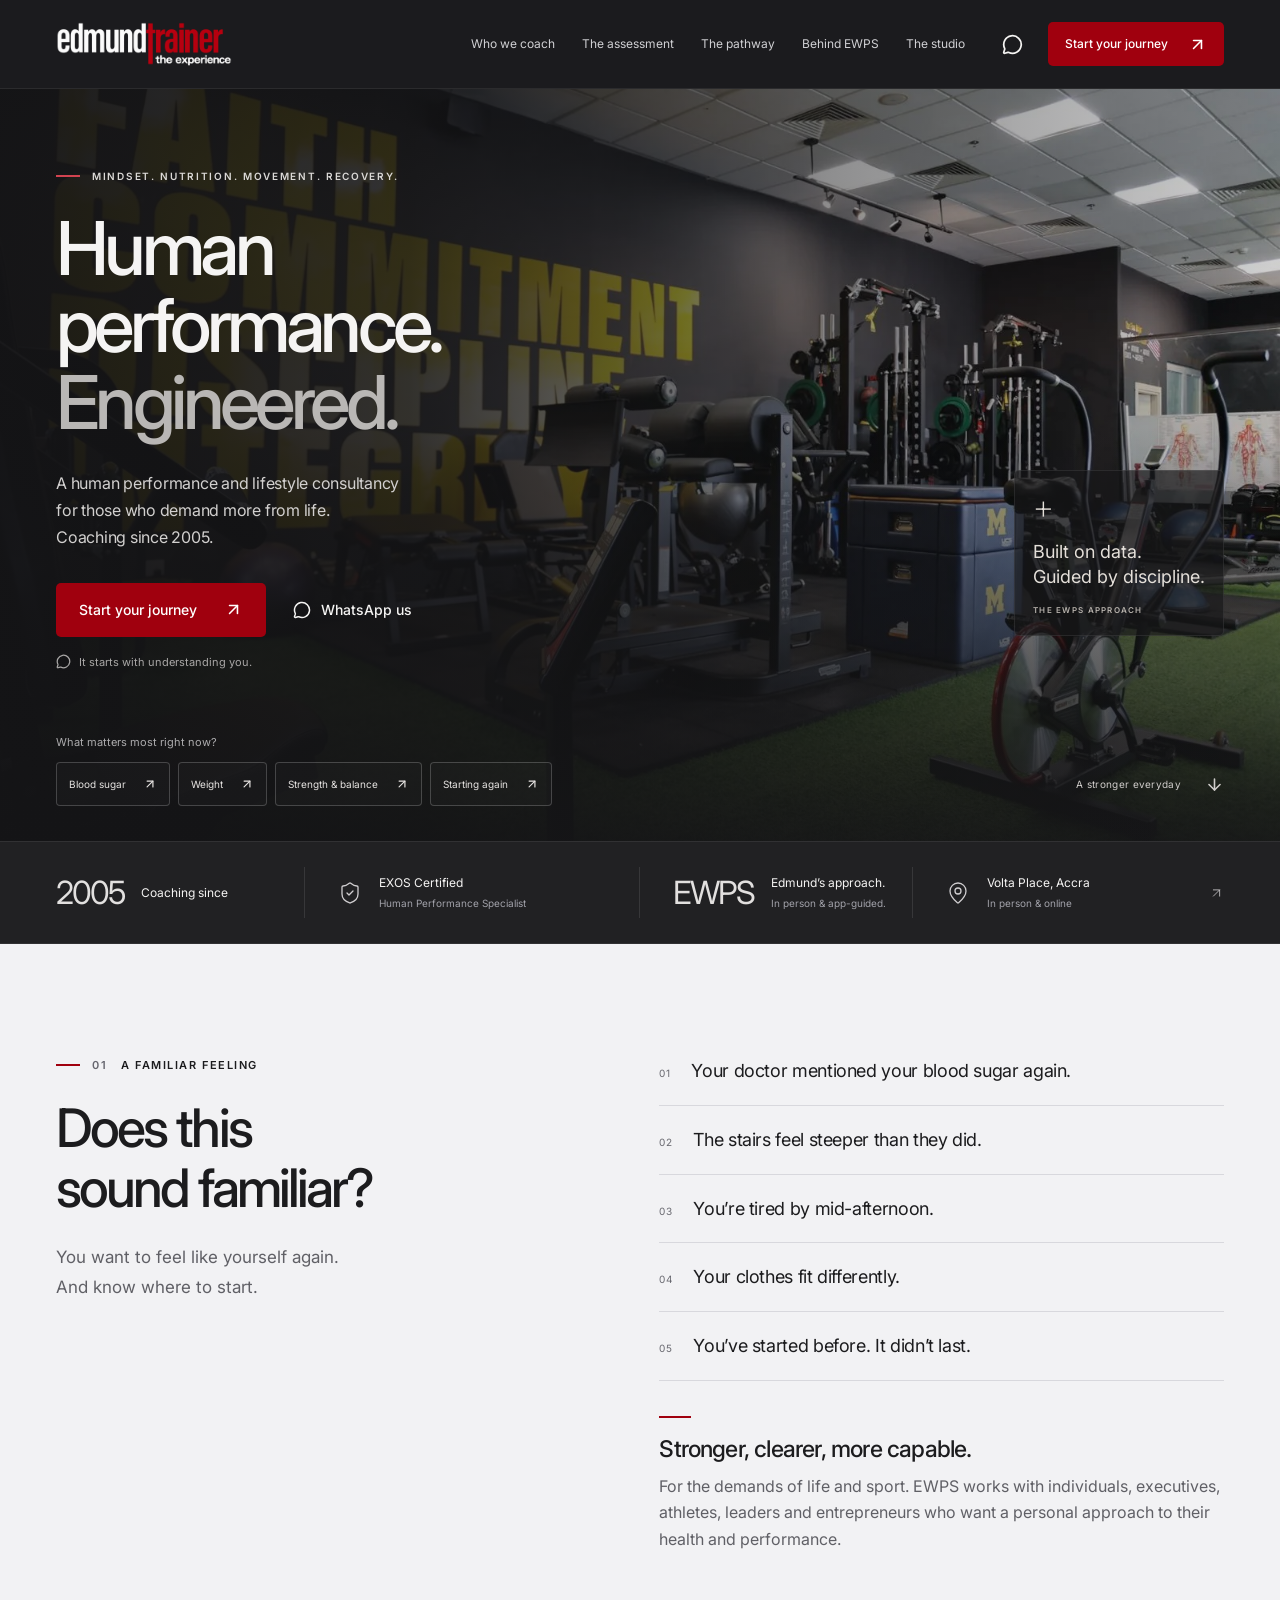
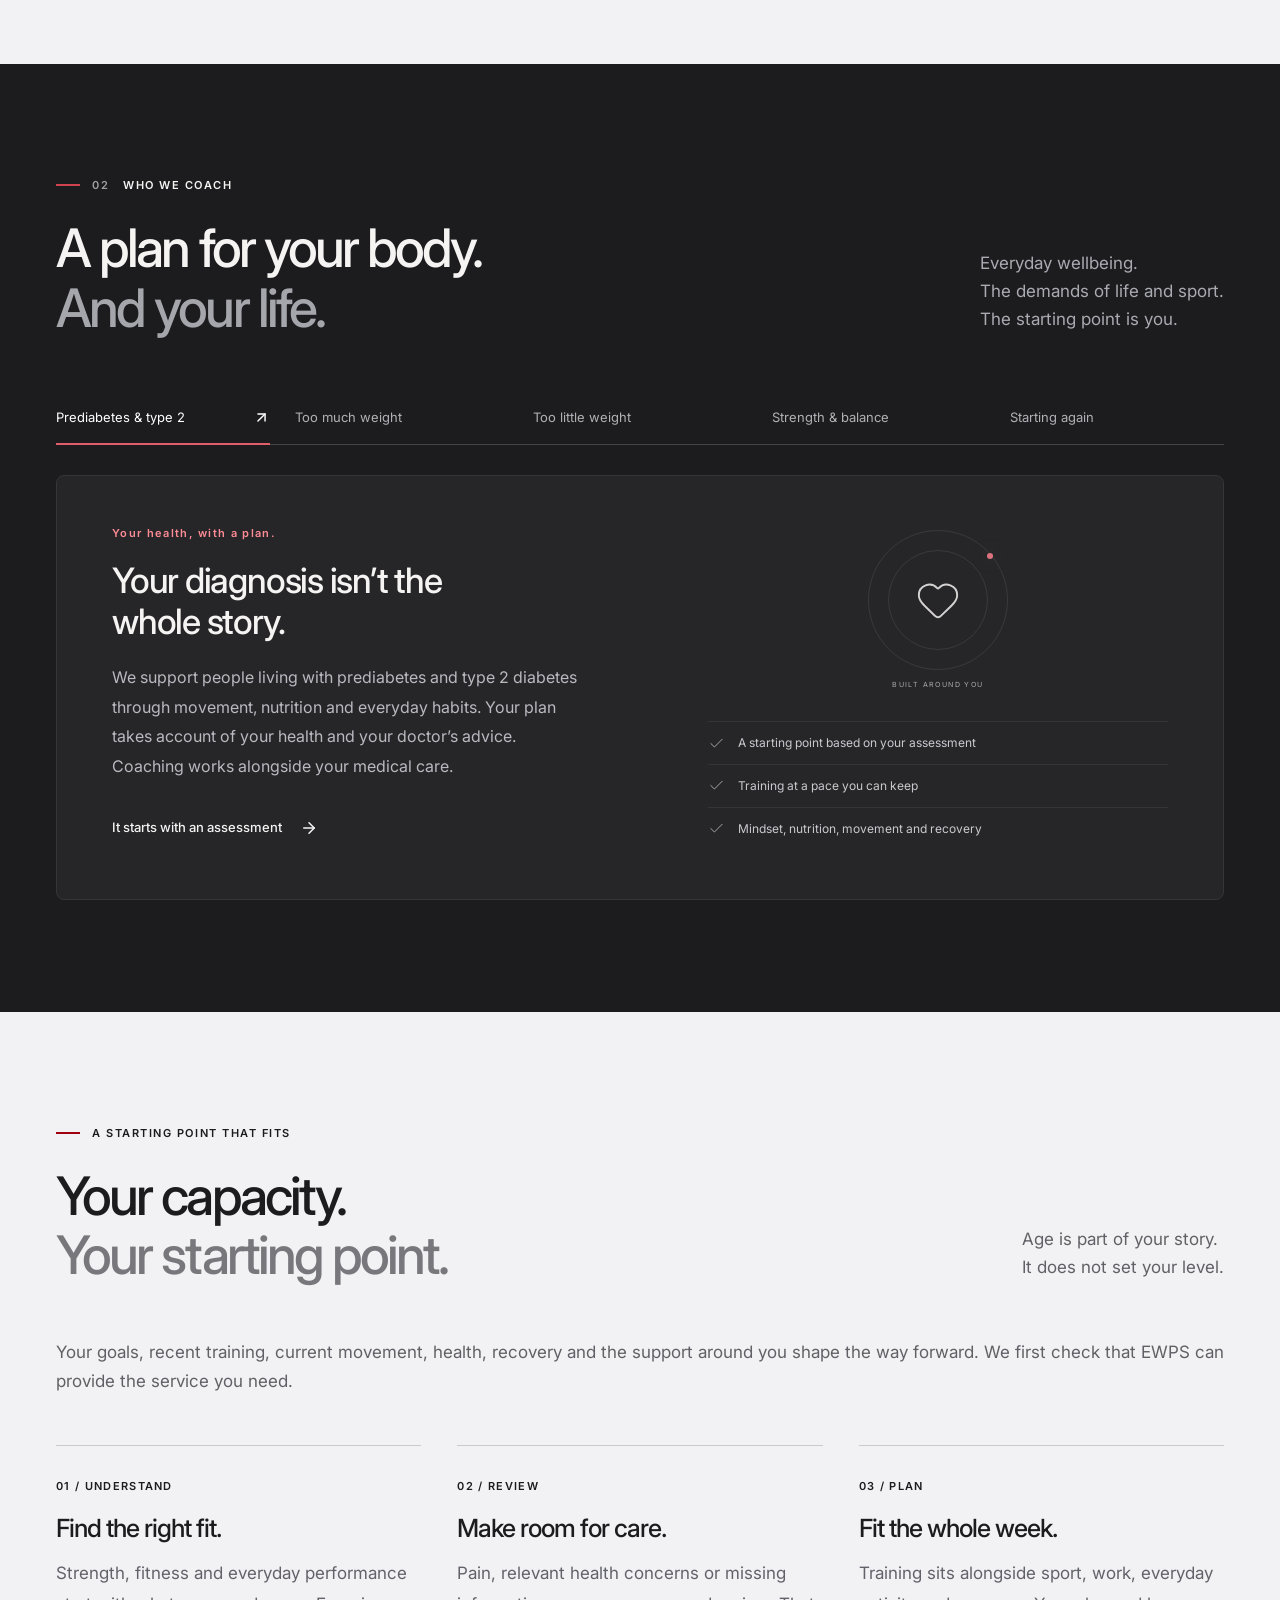
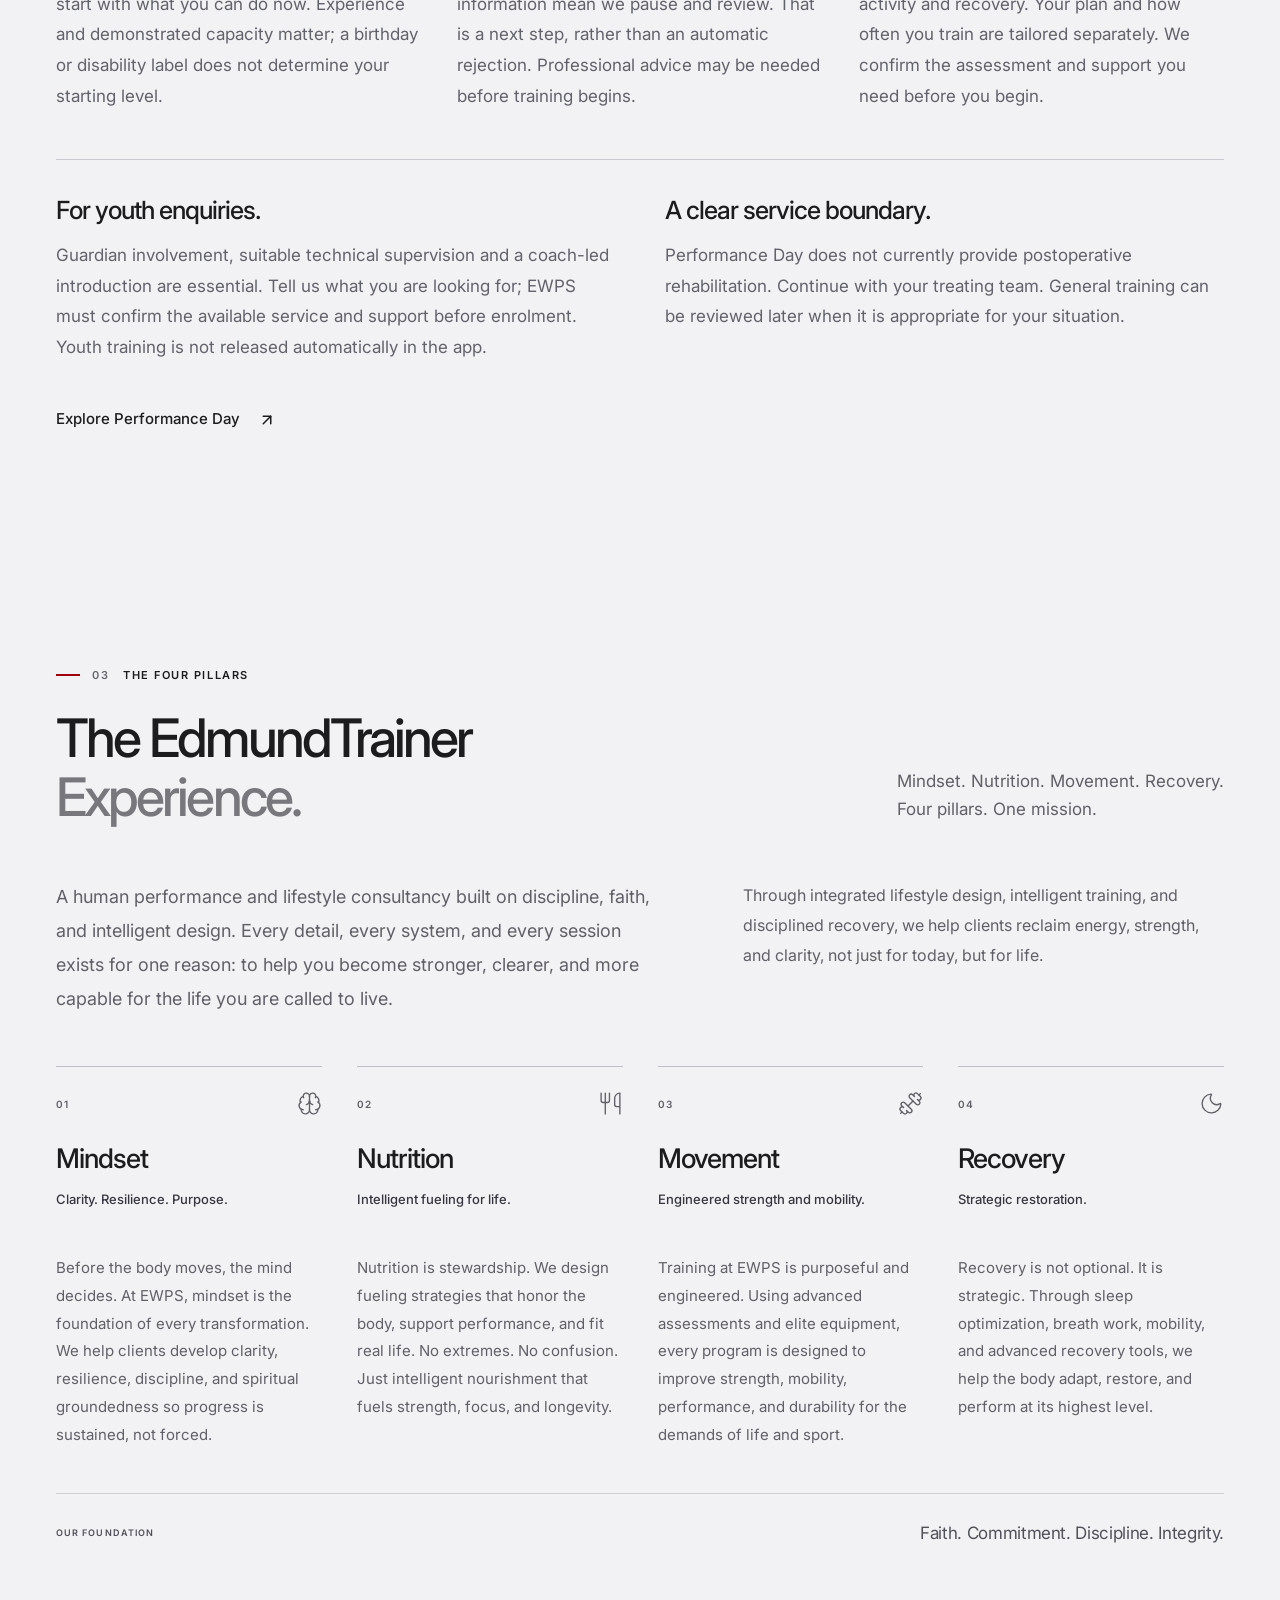
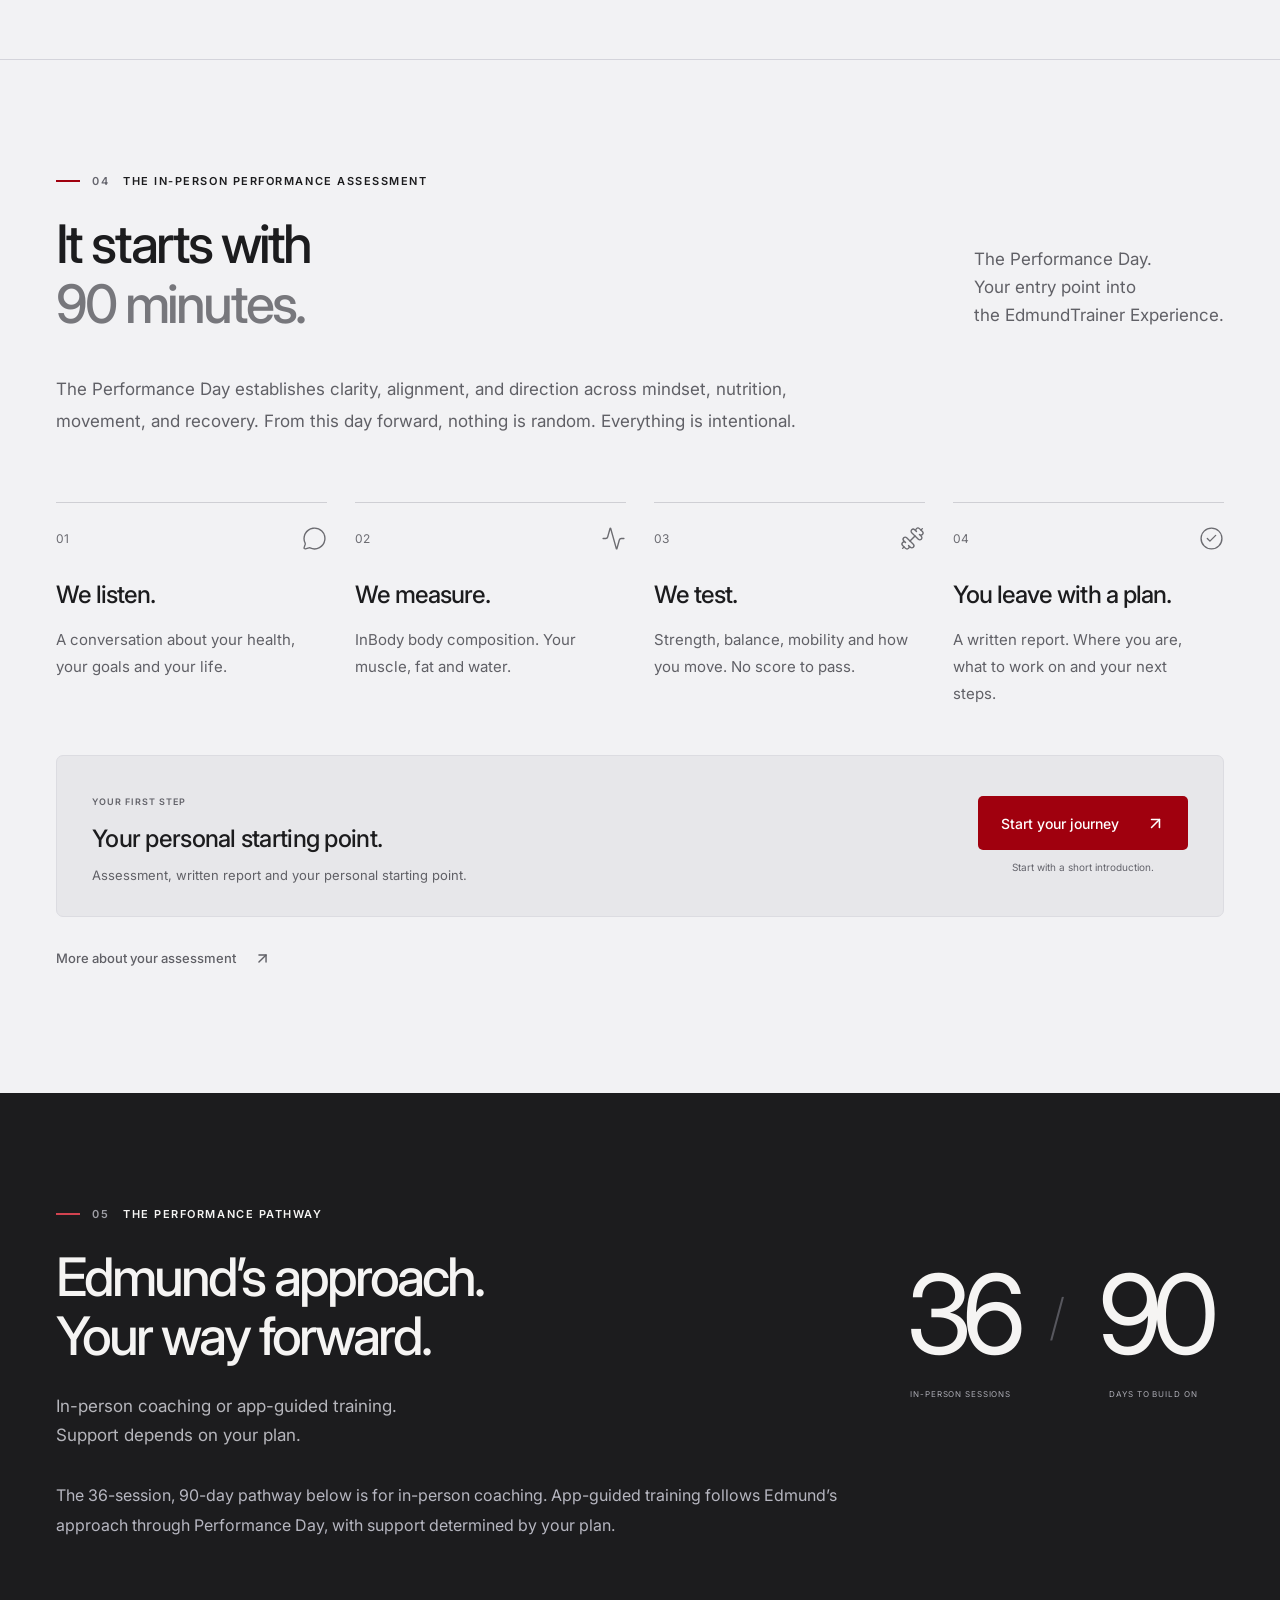
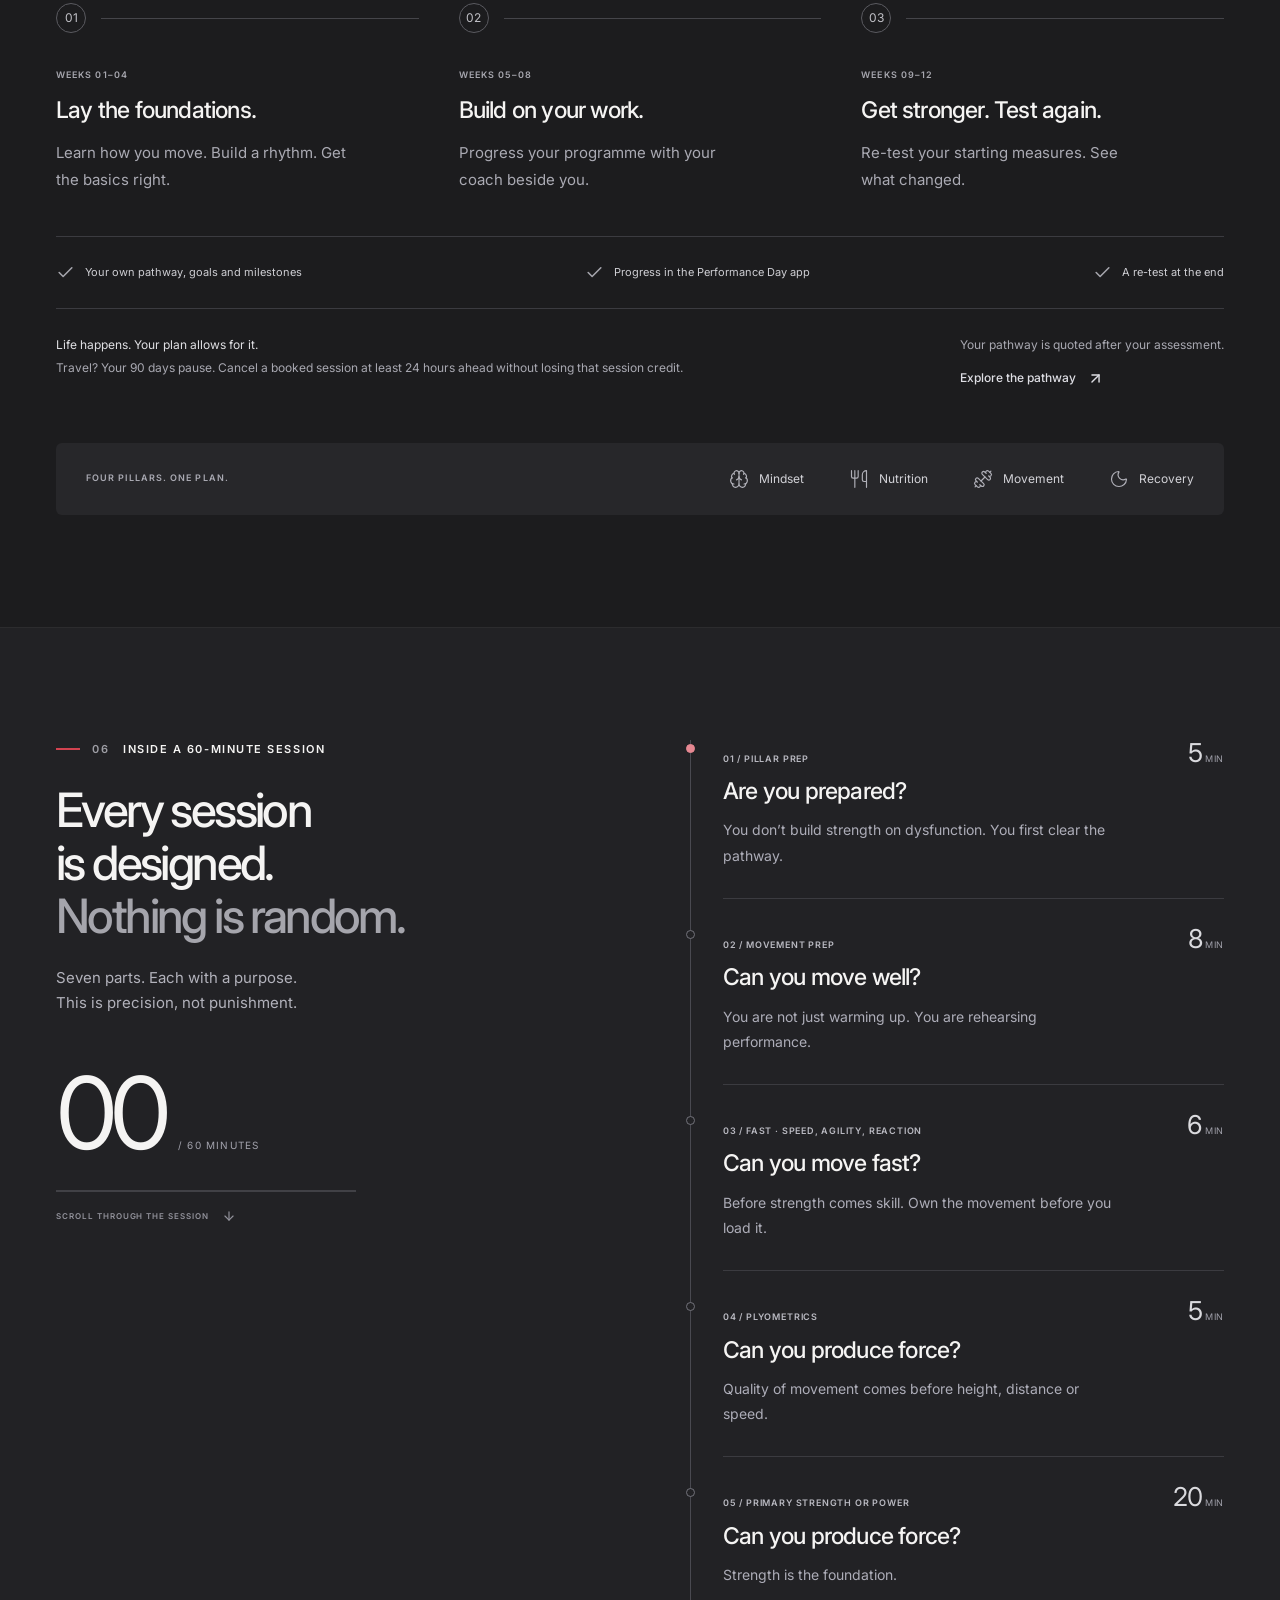
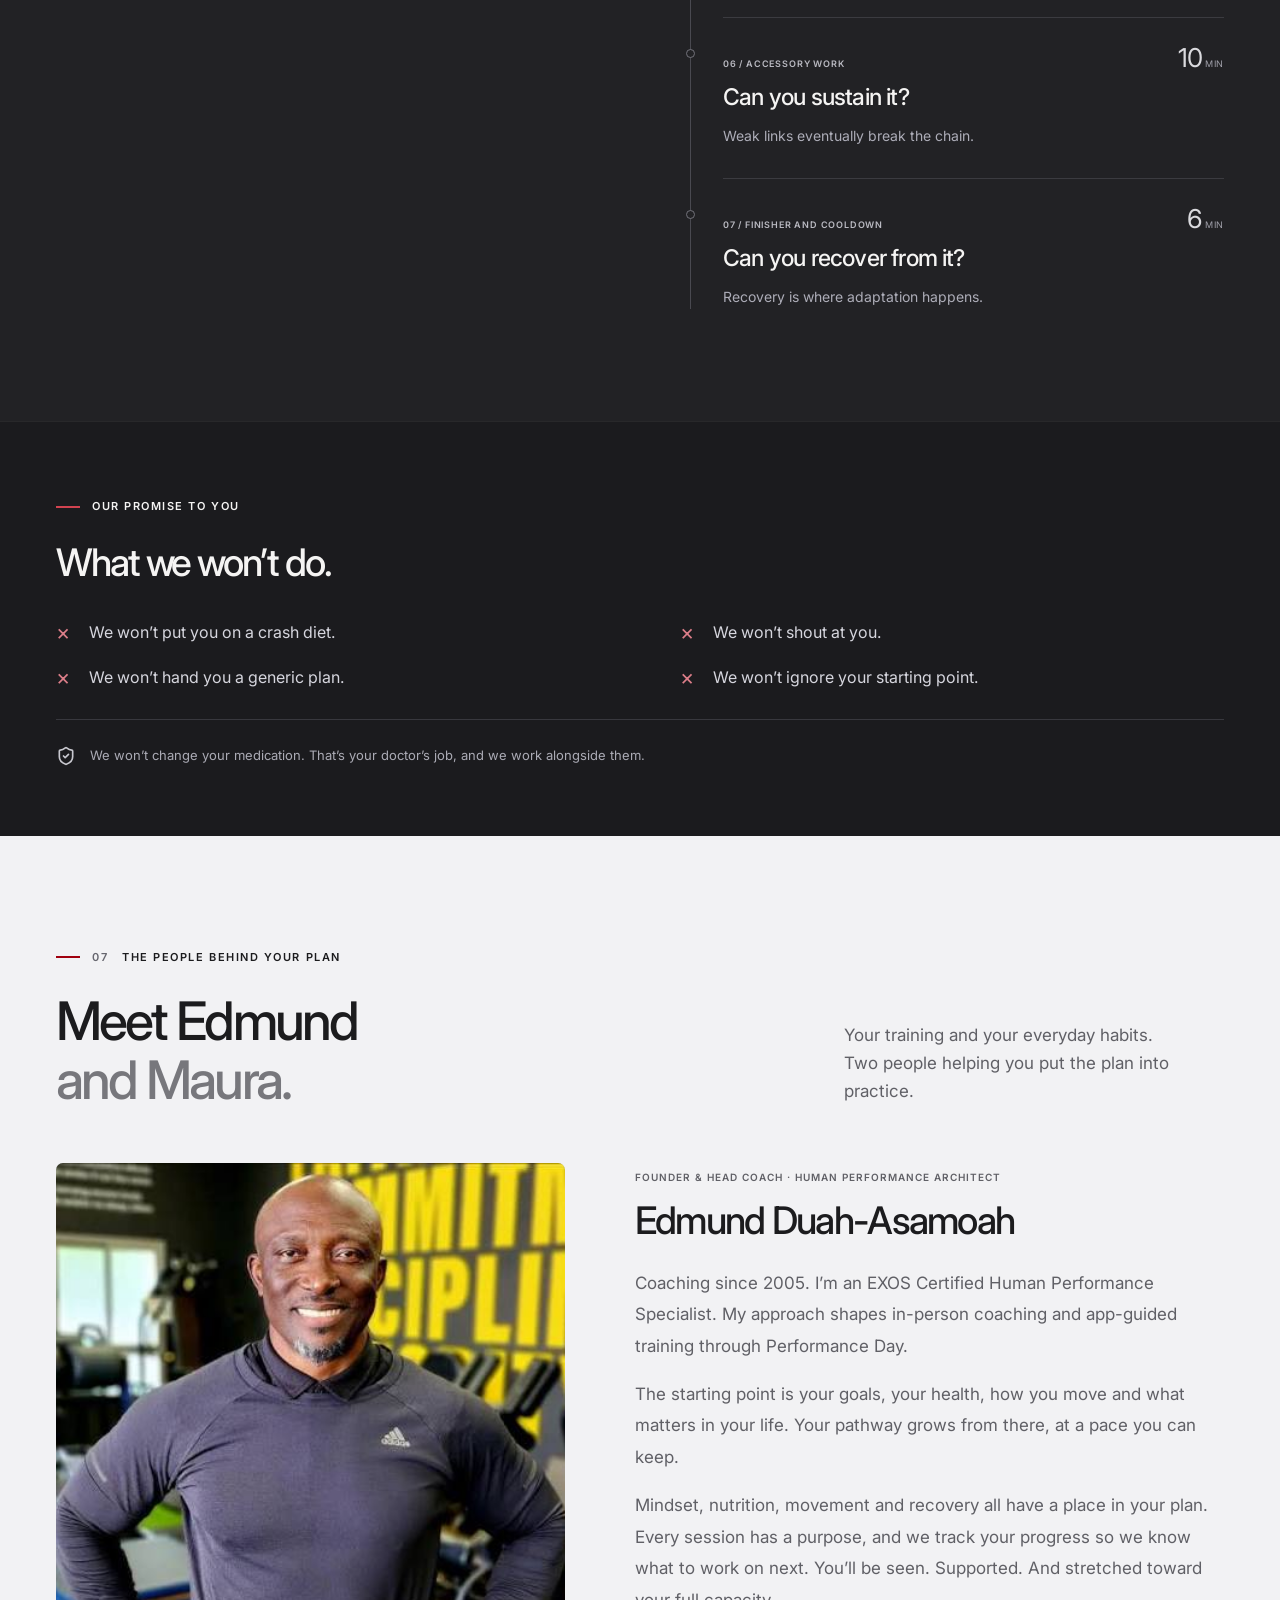
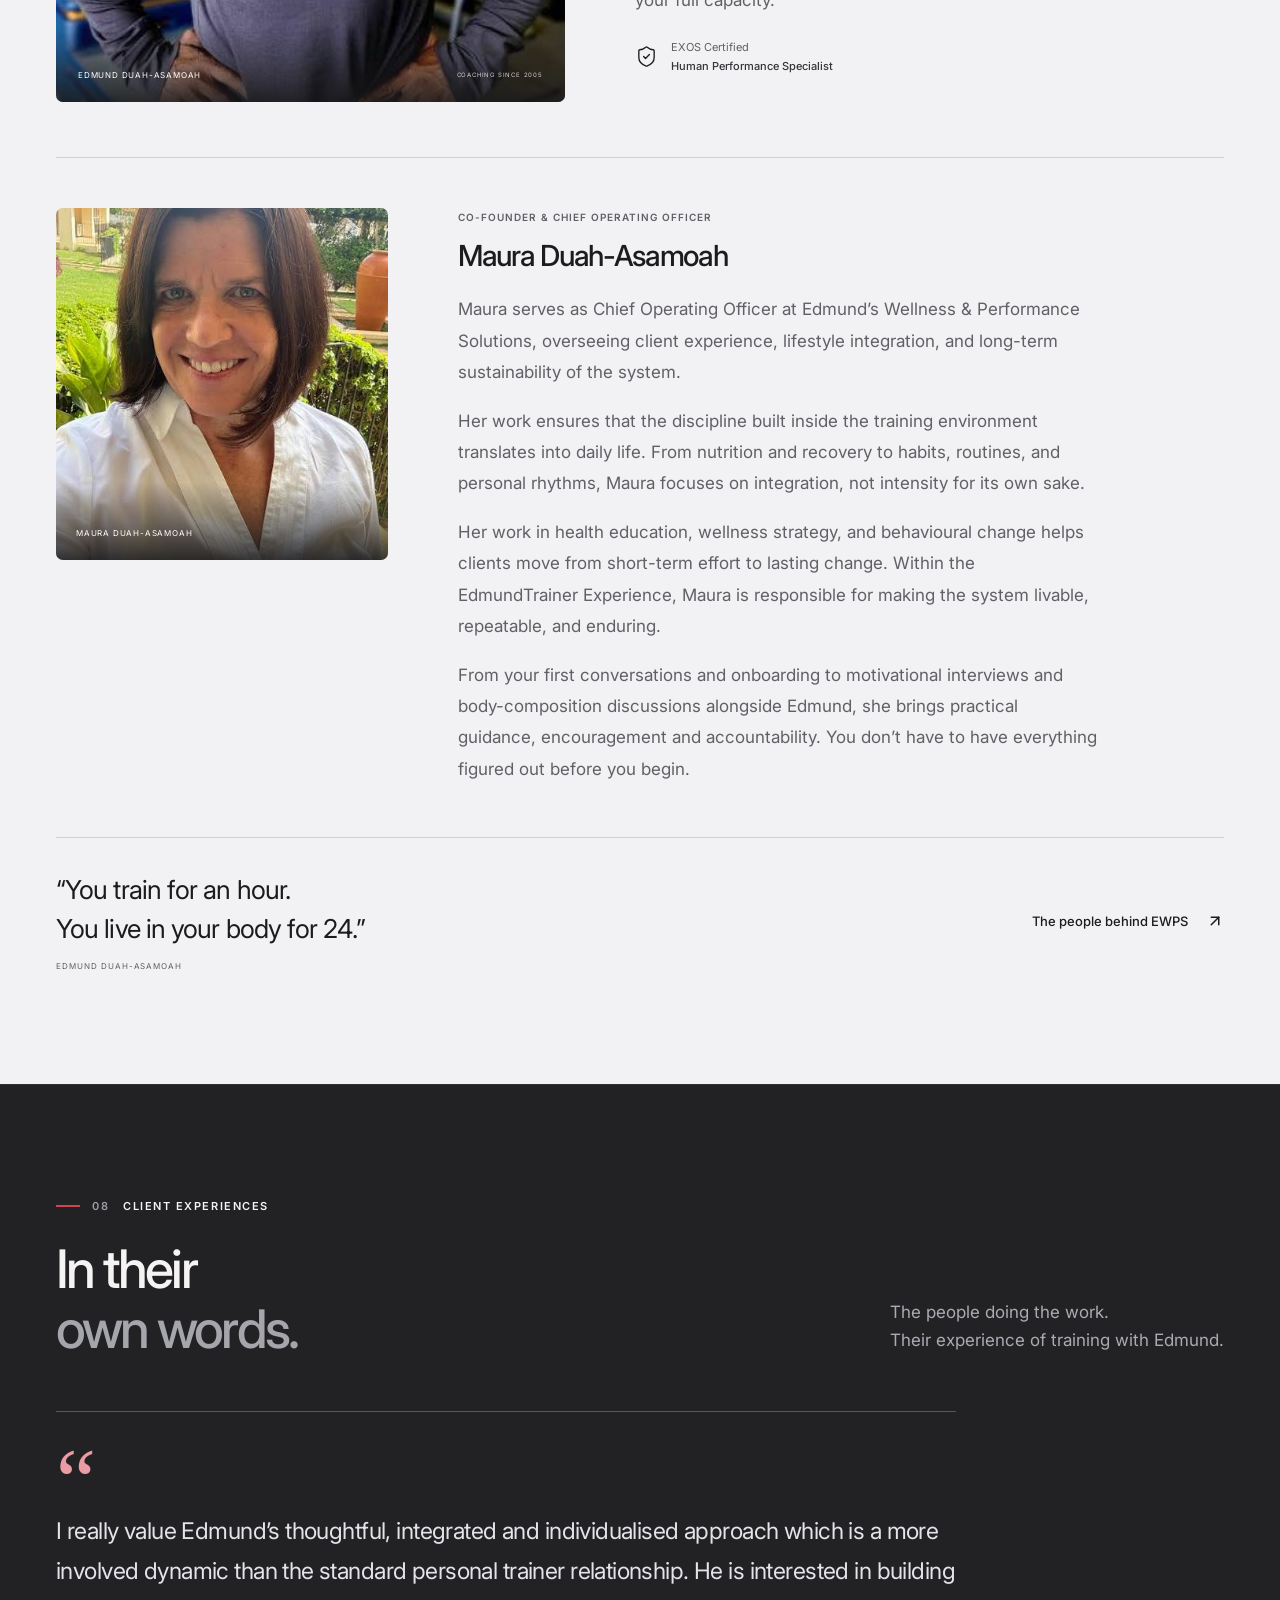
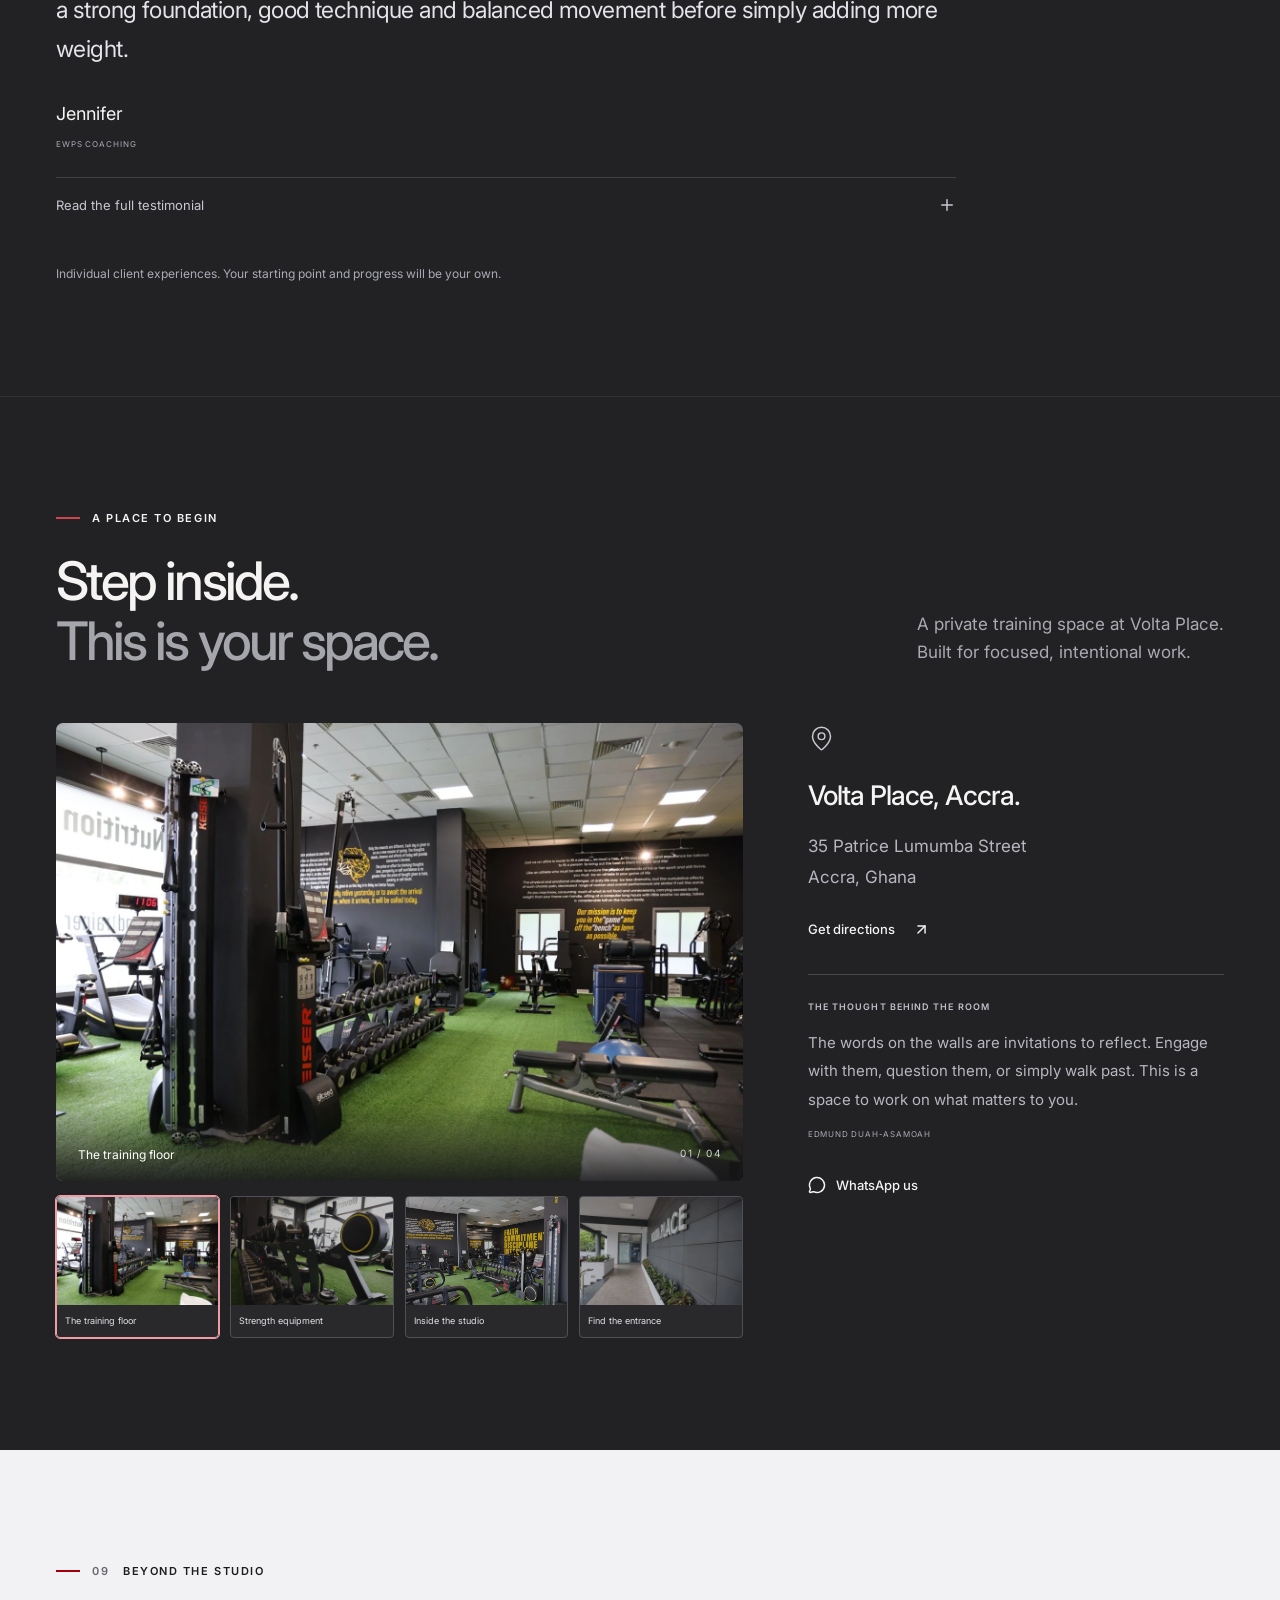
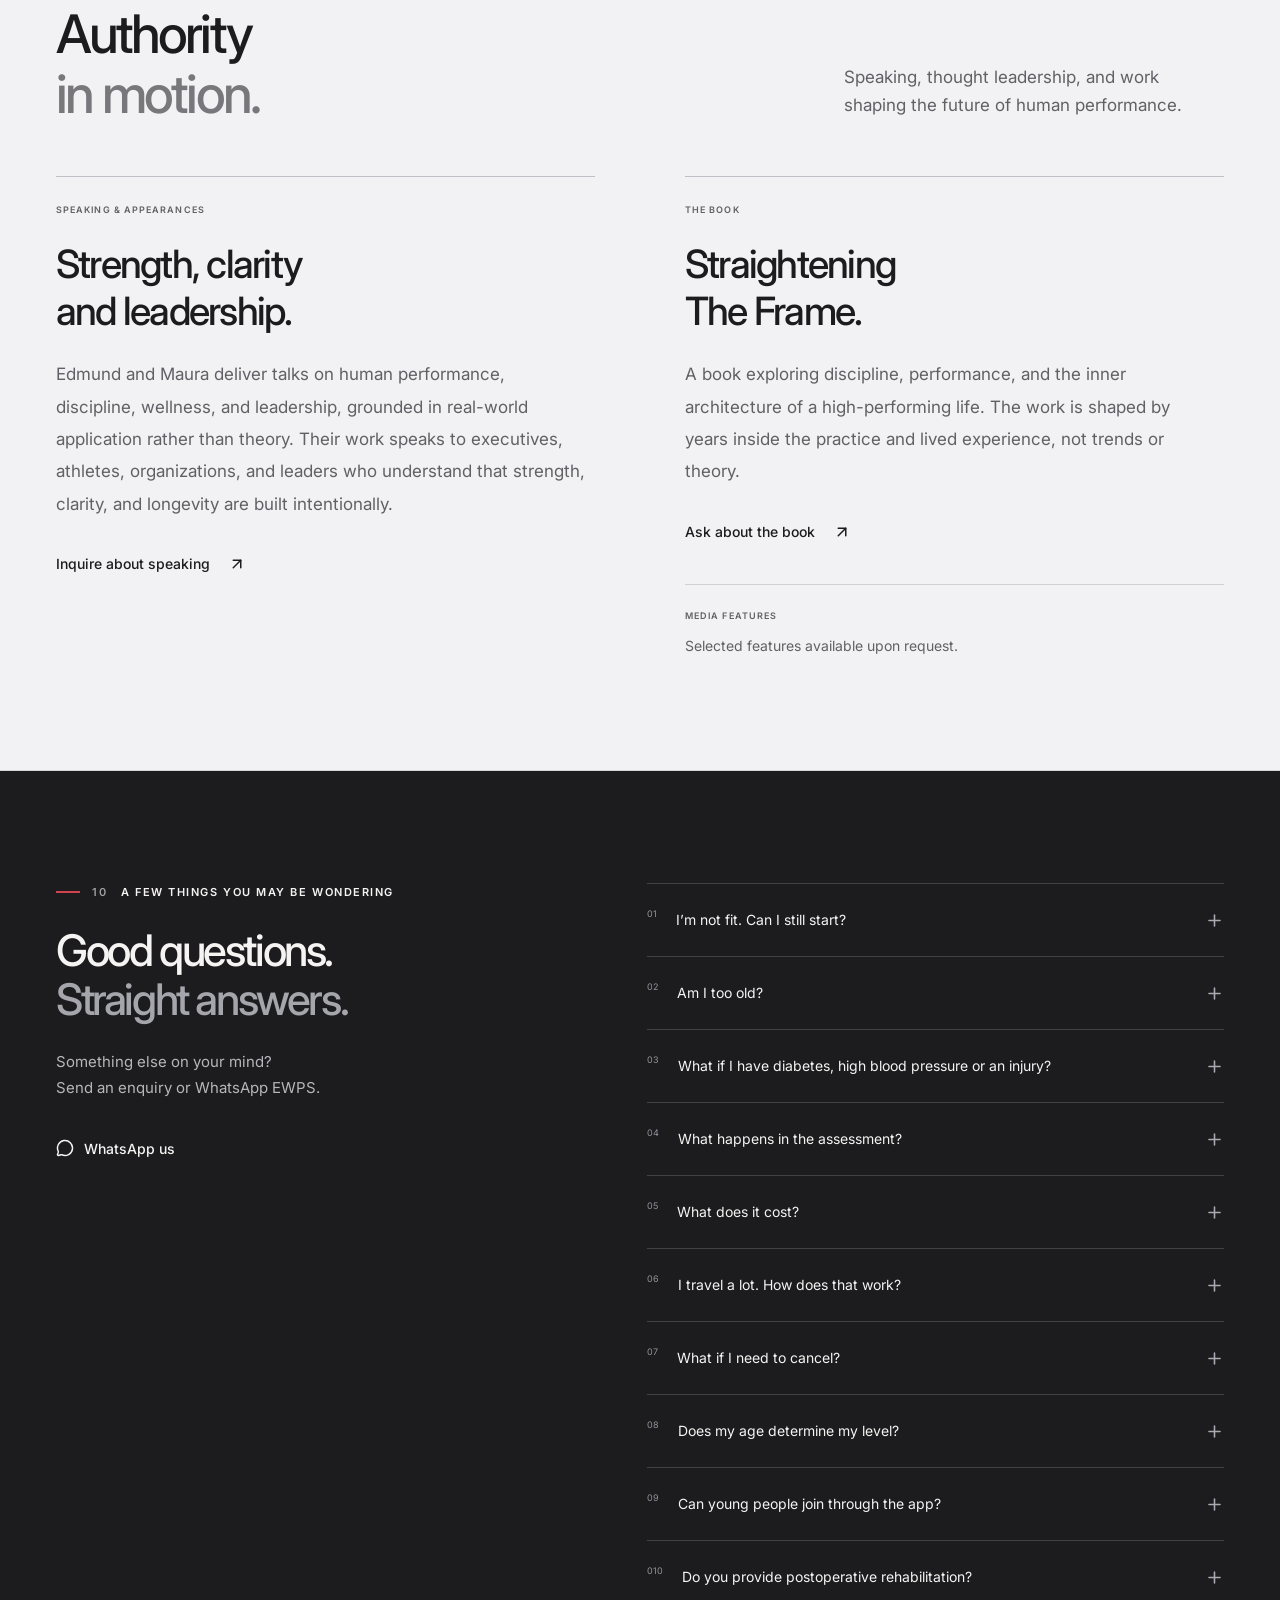
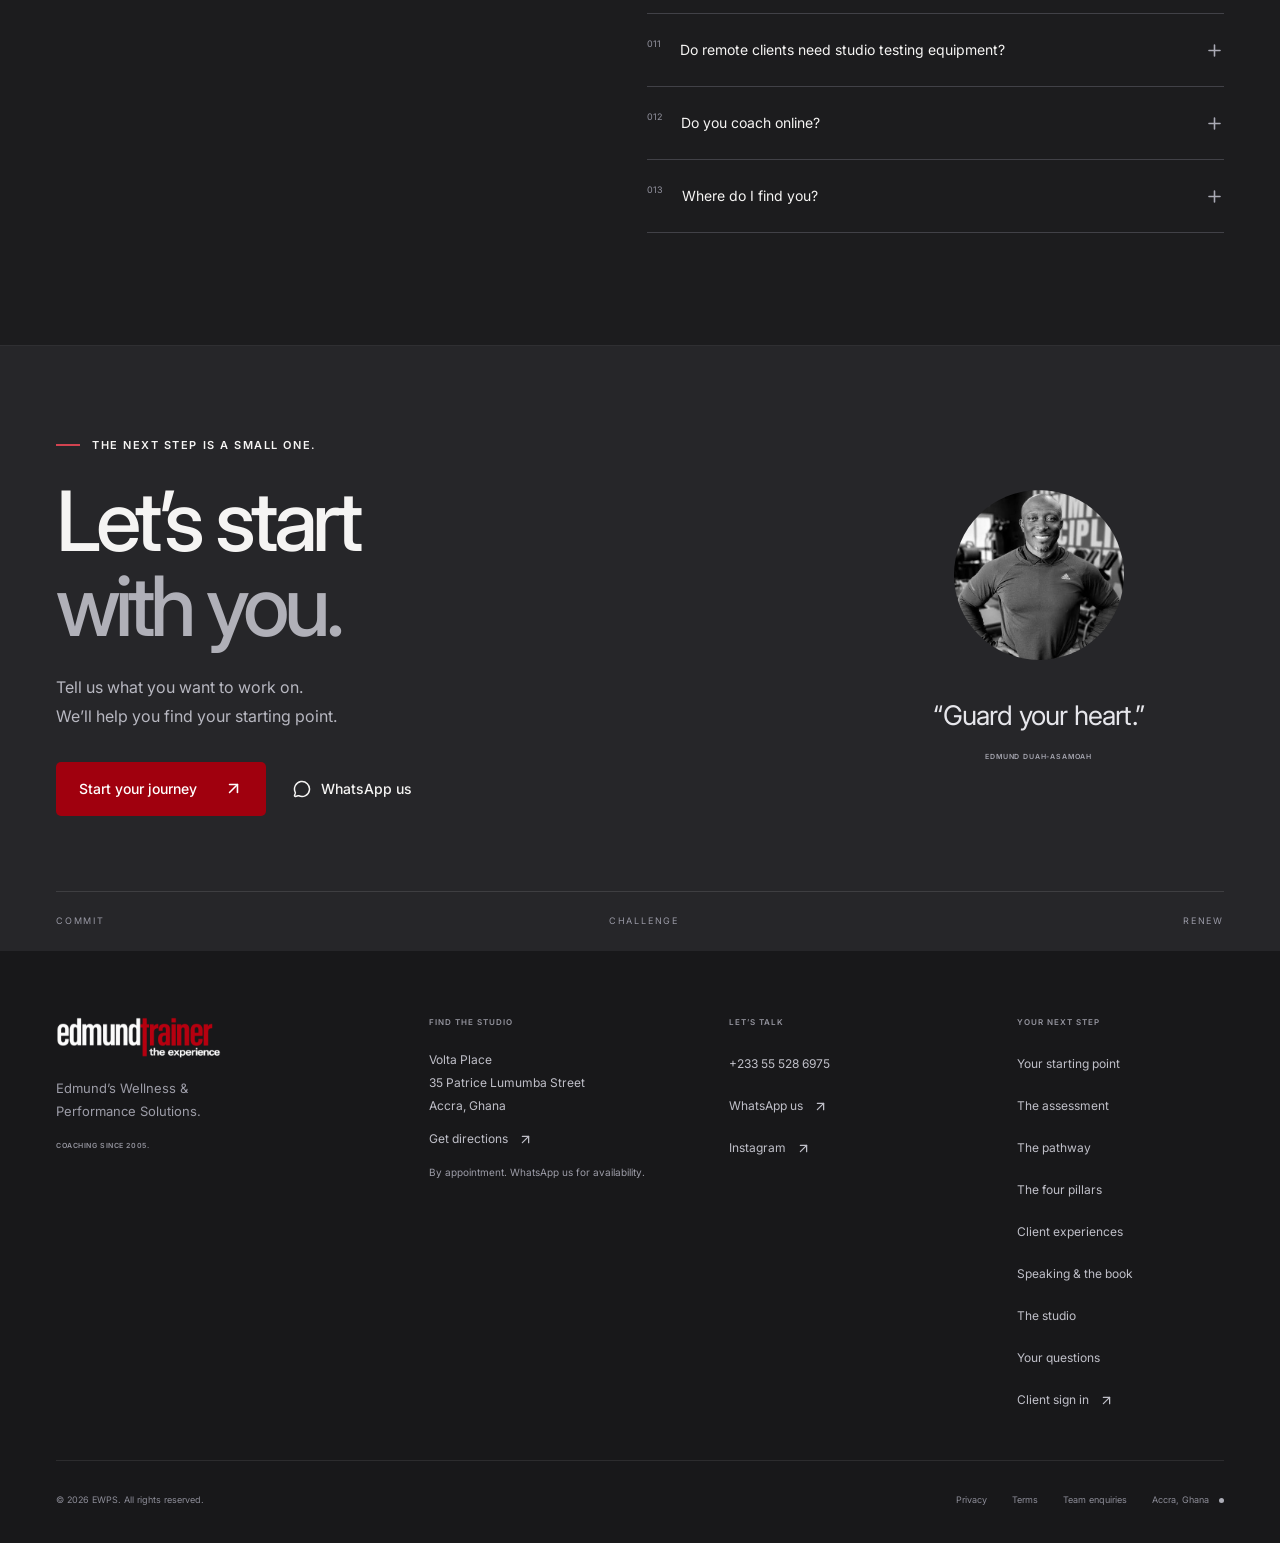
<file: index.html>
<!doctype html>
<html lang="en" prefix="og: https://ogp.me/ns#">
<head>
<script>/* App links (#/signin, #/welcome, #/pay/…) open the live app at /app */ if (location.hash.startsWith('#/')) location.replace('/app/' + location.hash)</script>
<meta charset="utf-8">
<meta name="viewport" content="width=device-width, initial-scale=1, viewport-fit=cover">
<title>EdmundTrainer | Human performance. Engineered.</title>
<meta name="description" content="Coaching since 2005. Mindset, nutrition, movement and recovery, powered by Edmund’s approach. Train in Accra or through app-guided programmes.">
<link rel="canonical" href="https://edmundtrainer.com/">
<meta property="og:type" content="website">
<meta property="og:url" content="https://edmundtrainer.com/">
<meta property="og:site_name" content="EdmundTrainer · EWPS">
<meta property="og:locale" content="en_GB">
<meta property="og:title" content="EdmundTrainer | Human performance. Engineered.">
<meta property="og:description" content="Coaching since 2005. Mindset, nutrition, movement and recovery, powered by Edmund’s approach. Train in Accra or through app-guided programmes.">
<meta property="og:image" content="https://edmundtrainer.com/website/ewps-share-20261103.jpg">
<meta property="og:image:secure_url" content="https://edmundtrainer.com/website/ewps-share-20261103.jpg">
<meta property="og:image:type" content="image/jpeg">
<meta property="og:image:width" content="1600">
<meta property="og:image:height" content="1067">
<meta property="og:image:alt" content="The EWPS training studio at Volta Place, Accra, with strength equipment, green turf and the words Faith, Commitment, Discipline and Integrity on the wall.">
<meta name="twitter:card" content="summary_large_image">
<meta name="twitter:title" content="EdmundTrainer | Human performance. Engineered.">
<meta name="twitter:description" content="Coaching since 2005. Mindset, nutrition, movement and recovery, powered by Edmund’s approach. Train in Accra or through app-guided programmes.">
<meta name="twitter:image" content="https://edmundtrainer.com/website/ewps-share-20261103.jpg">
<meta name="twitter:image:alt" content="The EWPS training studio at Volta Place, Accra.">
<link rel="preload" href="website/inter-variable.woff2" as="font" type="font/woff2" crossorigin>
<link rel="preload" href="website/studio-hero.webp" as="image" fetchpriority="high">
<meta name="theme-color" content="#1c1c1e">
<link rel="manifest" href="manifest.webmanifest">
<link rel="icon" href="icon.png" type="image/png">
<link rel="apple-touch-icon" href="icon.png">
  <script type="module" crossorigin src="./assets/app-website-a6655ef3b28b.js"></script>
</head>
<body>
<div id="root"></div>
<noscript><p>Edmund's Wellness &amp; Performance Solutions. Coaching since 2005. Call +233 55 528 6975 or visit Volta Place, 35 Patrice Lumumba Street, Accra. <a href="https://quicknlabs.github.io/performance-day-app/#/signin/new">Start your journey</a>.</p></noscript>
</body>
</html>
</file>
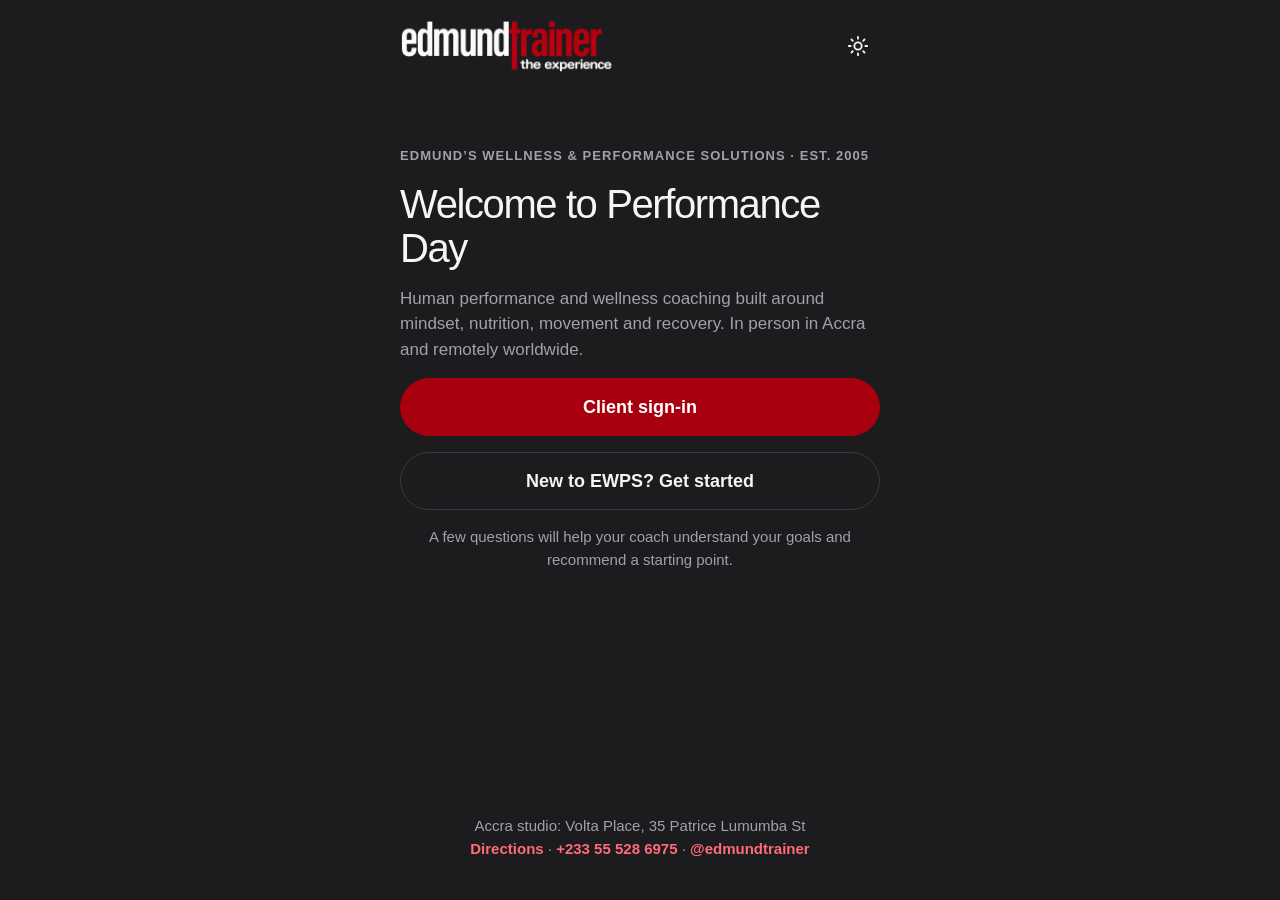
<file: app/index.html>
<!doctype html>
<html lang="en" prefix="og: https://ogp.me/ns#">
<head>
<meta charset="utf-8">
<meta name="viewport" content="width=device-width, initial-scale=1, viewport-fit=cover">
<title>EdmundTrainer | Human performance. Engineered.</title>
<meta name="description" content="Coaching since 2005. Mindset, nutrition, movement and recovery, powered by Edmund’s approach. Train in Accra or through app-guided programmes.">
<link rel="canonical" href="https://edmundtrainer.com/">
<meta property="og:type" content="website">
<meta property="og:url" content="https://edmundtrainer.com/">
<meta property="og:site_name" content="EdmundTrainer · EWPS">
<meta property="og:locale" content="en_GB">
<meta property="og:title" content="EdmundTrainer | Human performance. Engineered.">
<meta property="og:description" content="Coaching since 2005. Mindset, nutrition, movement and recovery, powered by Edmund’s approach. Train in Accra or through app-guided programmes.">
<meta property="og:image" content="https://edmundtrainer.com/website/ewps-share-20261103.jpg">
<meta property="og:image:secure_url" content="https://edmundtrainer.com/website/ewps-share-20261103.jpg">
<meta property="og:image:type" content="image/jpeg">
<meta property="og:image:width" content="1600">
<meta property="og:image:height" content="1067">
<meta property="og:image:alt" content="The EWPS training studio at Volta Place, Accra, with strength equipment, green turf and the words Faith, Commitment, Discipline and Integrity on the wall.">
<meta name="twitter:card" content="summary_large_image">
<meta name="twitter:title" content="EdmundTrainer | Human performance. Engineered.">
<meta name="twitter:description" content="Coaching since 2005. Mindset, nutrition, movement and recovery, powered by Edmund’s approach. Train in Accra or through app-guided programmes.">
<meta name="twitter:image" content="https://edmundtrainer.com/website/ewps-share-20261103.jpg">
<meta name="twitter:image:alt" content="The EWPS training studio at Volta Place, Accra.">
<link rel="preload" href="website/inter-variable.woff2" as="font" type="font/woff2" crossorigin>
<link rel="preload" href="website/studio-hero.webp" as="image" fetchpriority="high">
<meta name="theme-color" content="#1c1c1e">
<link rel="manifest" href="manifest.webmanifest">
<link rel="icon" href="icon.png" type="image/png">
<link rel="apple-touch-icon" href="icon.png">
  <script type="module" crossorigin src="./assets/app-CjzVcKls.js"></script>
</head>
<body>
<div id="root"></div>
<noscript><p>Edmund's Wellness &amp; Performance Solutions. Coaching since 2005. Call +233 55 528 6975 or visit Volta Place, 35 Patrice Lumumba Street, Accra. <a href="https://edmundtrainer.com/app/#/signin/new">Start your journey</a>.</p></noscript>
</body>
</html>
</file>
